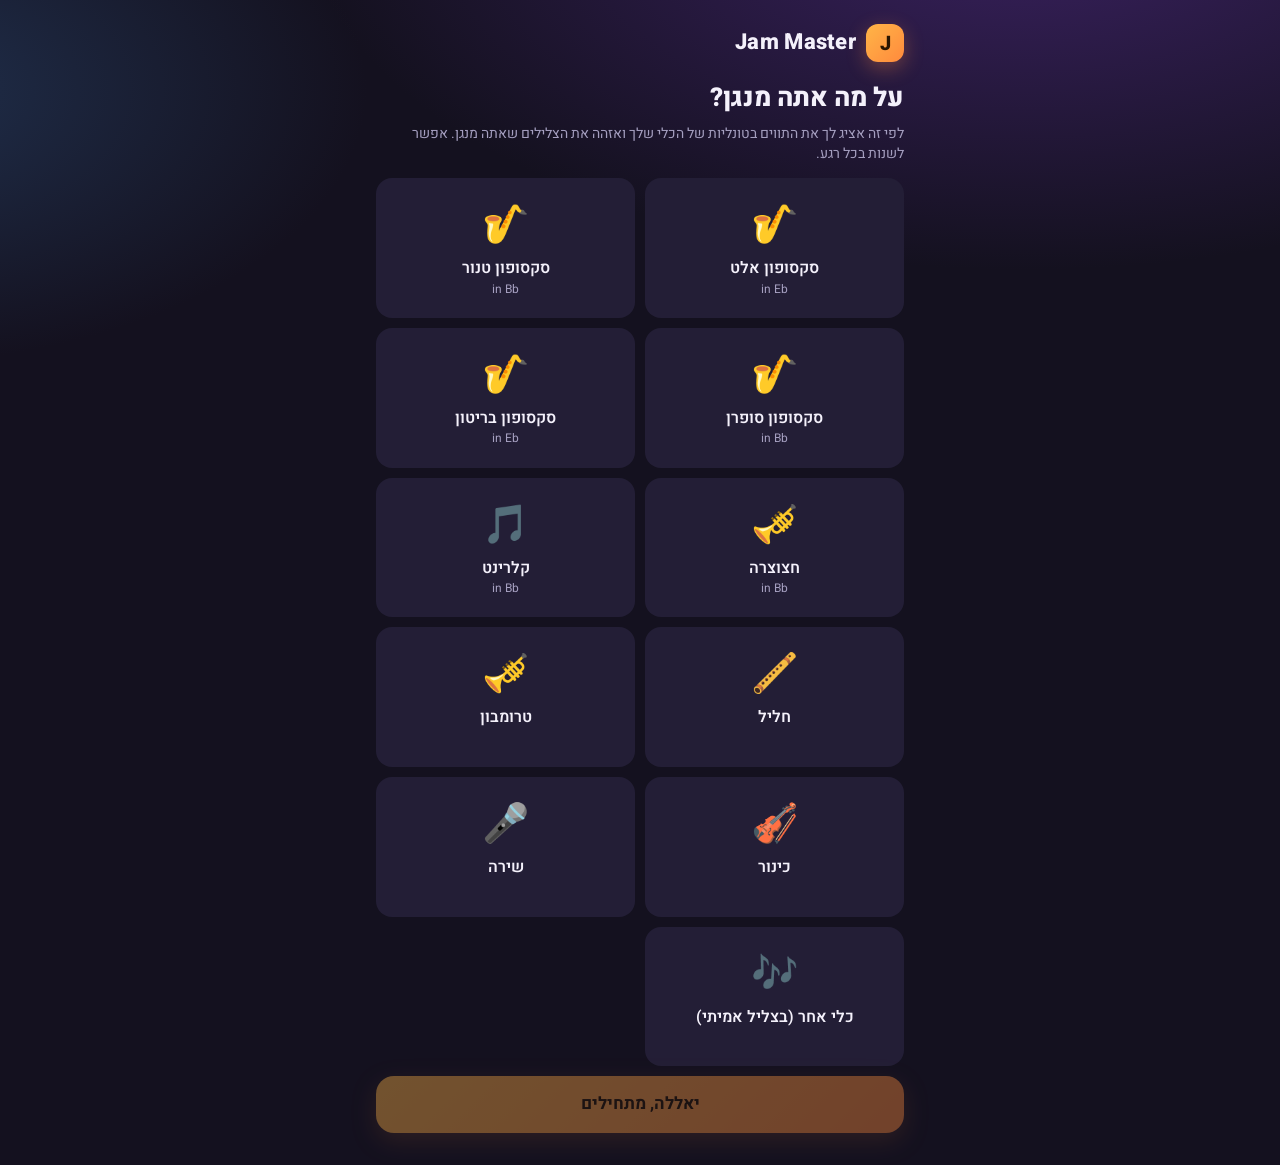
<file: index.html>
<!doctype html>
<html lang="he" dir="rtl">
<head>
<meta charset="utf-8">
<meta name="viewport" content="width=device-width,initial-scale=1,viewport-fit=cover">
<meta name="theme-color" content="#14111f">
<meta name="apple-mobile-web-app-capable" content="yes">
<meta name="apple-mobile-web-app-status-bar-style" content="black-translucent">
<title>Jam Master</title>
<link rel="manifest" href="manifest.webmanifest">
<link rel="icon" href="icon.svg" type="image/svg+xml">
<link rel="apple-touch-icon" href="icon-192.png">
<link rel="preconnect" href="https://fonts.googleapis.com">
<link href="https://fonts.googleapis.com/css2?family=Heebo:wght@400;500;700;800&display=swap" rel="stylesheet">
<link rel="stylesheet" href="style.css">
</head>
<body>
<div id="app"></div>
<div id="toast" class="toast" role="status" aria-live="polite"></div>
<script src="music.js"></script>
<script src="analysis.js"></script>
<script src="omr.js"></script>
<script src="notation.js"></script>
<script src="band.js"></script>
<script src="cloud.js"></script>
<script src="app.js"></script>
</body>
</html>
</file>
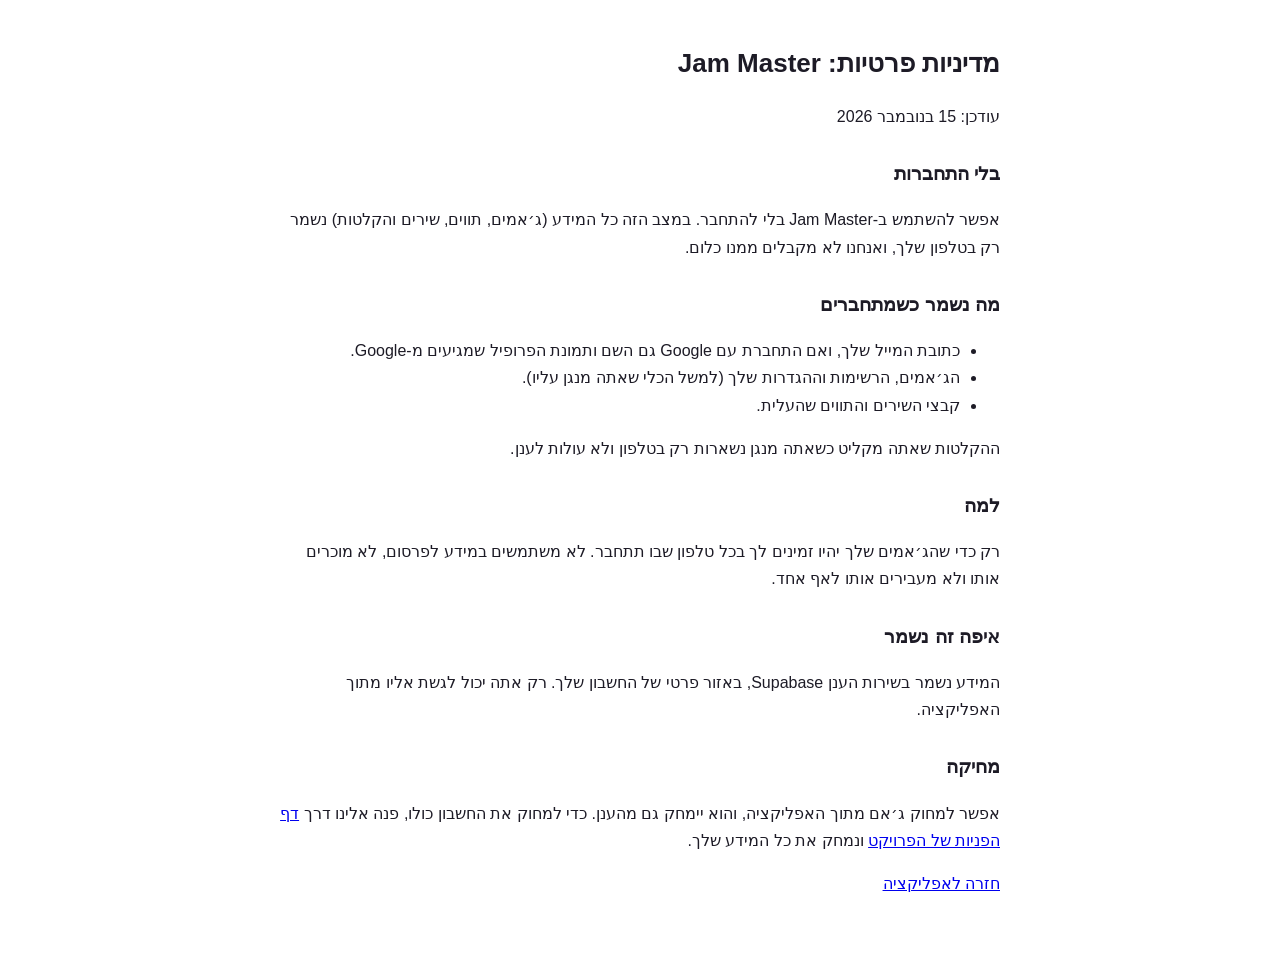
<file: privacy.html>
<!doctype html>
<html lang="he" dir="rtl">
<head>
<meta charset="utf-8">
<meta name="viewport" content="width=device-width,initial-scale=1">
<title>Jam Master: מדיניות פרטיות</title>
<style>
  :root { color-scheme: light dark; }
  body { font-family: Heebo, Arial, sans-serif; max-width: 720px; margin: 0 auto; padding: 24px 16px 48px; line-height: 1.7; background: #fff; color: #1d1b26; }
  @media (prefers-color-scheme: dark) { body { background: #14111f; color: #ece9f5; } a { color: #ffb24d; } }
  h1 { font-size: 26px; } h2 { font-size: 19px; margin-top: 28px; }
</style>
</head>
<body>
<h1>מדיניות פרטיות: Jam Master</h1>
<p>עודכן: 15 בנובמבר 2026</p>

<h2>בלי התחברות</h2>
<p>אפשר להשתמש ב-Jam Master בלי להתחבר. במצב הזה כל המידע (ג׳אמים, תווים, שירים והקלטות) נשמר רק בטלפון שלך, ואנחנו לא מקבלים ממנו כלום.</p>

<h2>מה נשמר כשמתחברים</h2>
<ul>
  <li>כתובת המייל שלך, ואם התחברת עם Google גם השם ותמונת הפרופיל שמגיעים מ-Google.</li>
  <li>הג׳אמים, הרשימות וההגדרות שלך (למשל הכלי שאתה מנגן עליו).</li>
  <li>קבצי השירים והתווים שהעלית.</li>
</ul>
<p>ההקלטות שאתה מקליט כשאתה מנגן נשארות רק בטלפון ולא עולות לענן.</p>

<h2>למה</h2>
<p>רק כדי שהג׳אמים שלך יהיו זמינים לך בכל טלפון שבו תתחבר. לא משתמשים במידע לפרסום, לא מוכרים אותו ולא מעבירים אותו לאף אחד.</p>

<h2>איפה זה נשמר</h2>
<p>המידע נשמר בשירות הענן Supabase, באזור פרטי של החשבון שלך. רק אתה יכול לגשת אליו מתוך האפליקציה.</p>

<h2>מחיקה</h2>
<p>אפשר למחוק ג׳אם מתוך האפליקציה, והוא יימחק גם מהענן. כדי למחוק את החשבון כולו, פנה אלינו דרך <a href="https://github.com/barakgeller-maker/-Jam-Master-/issues">דף הפניות של הפרויקט</a> ונמחק את כל המידע שלך.</p>

<p><a href="./">חזרה לאפליקציה</a></p>
</body>
</html>
</file>
<file: style.css>
:root{
  --bg:#14111f; --bg2:#1b1729; --card:#231e36; --card2:#2c2644; --line:#3a3354;
  --text:#f4f1fb; --muted:#a59fc0; --dim:#6f6890;
  --accent:#ffb547; --accent2:#ff8a3d; --good:#3dd6a3; --bad:#ff6b7a; --warn:#ffd166; --info:#7aa7ff;
  --rec:#ff4d6d;
  --r:20px;
  --safe-b:env(safe-area-inset-bottom,0px);
}
*{box-sizing:border-box;-webkit-tap-highlight-color:transparent}
html,body{margin:0;background:var(--bg);color:var(--text);font-family:Heebo,system-ui,-apple-system,"Segoe UI",Arial,sans-serif;font-size:16px;line-height:1.45}
body{min-height:100vh;min-height:100dvh;background:radial-gradient(1200px 600px at 80% -10%,#3a2160 0%,transparent 60%),radial-gradient(900px 500px at -10% 10%,#20304d 0%,transparent 55%),var(--bg);background-attachment:fixed}
button{font:inherit;color:inherit;border:0;background:none;cursor:pointer}
input,select{font:inherit;color:var(--text)}
.wrap{max-width:560px;margin:0 auto;padding:16px 16px calc(32px + var(--safe-b))}
.top{display:flex;align-items:center;gap:12px;padding:8px 0 18px}
.top h1{font-size:22px;margin:0;font-weight:800;flex:1;min-width:0;overflow:hidden;text-overflow:ellipsis;white-space:nowrap}
.brand{display:flex;align-items:center;gap:10px;flex:1}
.brand .logo{width:38px;height:38px;border-radius:12px;background:linear-gradient(135deg,var(--accent),var(--accent2));display:grid;place-items:center;color:#2a1600;font-weight:800;font-size:20px;box-shadow:0 6px 20px #ff8a3d55}
.brand b{font-size:22px;font-weight:800;letter-spacing:.3px}
.iconbtn{width:42px;height:42px;border-radius:14px;background:var(--card);display:grid;place-items:center;font-size:20px;flex:none}
.iconbtn:active{transform:scale(.95)}
.sub{color:var(--muted);font-size:14px}
.card{background:var(--card);border-radius:var(--r);padding:16px;margin-bottom:12px;border:1px solid #ffffff08}
.jam{display:flex;align-items:center;gap:14px;cursor:pointer;transition:transform .12s}
.jam:active{transform:scale(.98)}
.jam .art{width:56px;height:56px;border-radius:16px;flex:none;display:grid;place-items:center;font-size:26px;background:linear-gradient(135deg,#5b3cc4,#c2418f)}
.jam .t{font-weight:700;font-size:17px}
.jam .meta{color:var(--muted);font-size:13px}
.pill{display:inline-block;padding:2px 9px;border-radius:99px;font-size:12px;background:var(--card2);color:var(--muted);margin-inline-start:6px;vertical-align:middle}
.pill.good{background:#3dd6a322;color:var(--good)}.pill.warn{background:#ffd16622;color:var(--warn)}
.newjam{width:100%;padding:18px;border-radius:var(--r);border:2px dashed var(--line);color:var(--accent);font-weight:700;font-size:17px;margin-top:6px}
.newjam:active{background:#ffffff08}
.btn{display:flex;align-items:center;justify-content:center;gap:10px;width:100%;padding:16px;border-radius:18px;font-weight:700;font-size:17px;background:var(--card2);margin-top:10px;transition:transform .1s,opacity .2s}
.btn:active{transform:scale(.98)}
.btn.primary{background:linear-gradient(135deg,var(--accent),var(--accent2));color:#2a1600;box-shadow:0 8px 24px #ff8a3d44}
.btn.rec{background:linear-gradient(135deg,#ff4d6d,#d6336c);color:#fff;box-shadow:0 8px 24px #ff4d6d44}
.btn.ghost{background:transparent;border:1px solid var(--line);color:var(--muted)}
.btn[disabled]{opacity:.4;pointer-events:none}
.row{display:flex;gap:10px}.row>*{flex:1}
.hint{font-size:13px;color:var(--muted);margin-top:8px}
.warnbox{background:#ffd16614;border:1px solid #ffd16640;color:#ffe3a1;padding:12px 14px;border-radius:14px;font-size:14px;margin-bottom:12px}
.errbox{background:#ff6b7a18;border:1px solid #ff6b7a50;color:#ffc2c9;padding:12px 14px;border-radius:14px;font-size:14px;margin-bottom:12px}

/* player */
.stage{text-align:center;padding:22px 16px 18px}
.stage .sec{font-size:14px;color:var(--accent);font-weight:700;letter-spacing:.5px;min-height:20px}
.stage .bar{font-size:56px;font-weight:800;line-height:1.05;font-variant-numeric:tabular-nums}
.stage .barlbl{color:var(--muted);font-size:13px}
.beats{display:flex;justify-content:center;gap:10px;margin:14px 0 6px;direction:ltr}
.beats i{width:14px;height:14px;border-radius:50%;background:var(--card2);transition:background .05s,transform .05s}
.beats i.on{background:var(--accent);transform:scale(1.25)}
.beats i.on.one{background:#fff}
.cue{min-height:64px;display:flex;flex-direction:column;align-items:center;justify-content:center}
.cue .big{font-size:26px;font-weight:800}
.cue .small{font-size:14px;color:var(--muted)}
.cue.play .big{color:var(--good)}
.cue.wait .big{color:var(--warn)}
.tuner{display:flex;align-items:center;justify-content:center;gap:16px;margin-top:6px;direction:ltr}
.tuner .n{min-width:84px;padding:8px 10px;border-radius:14px;background:var(--card2);font-weight:800;font-size:20px}
.tuner .n small{display:block;font-size:11px;color:var(--muted);font-weight:500}
.tuner .n.ok{background:#3dd6a326;color:var(--good)}
.tuner .n.bad{background:#ff6b7a26;color:var(--bad)}
.timeline{position:relative;height:46px;margin:14px 0 4px;border-radius:12px;background:var(--bg2);overflow:hidden;touch-action:none;direction:ltr}
.timeline .seg{position:absolute;top:0;bottom:0;border-left:1px solid #ffffff14}
.timeline .seg span{position:absolute;top:3px;left:4px;font-size:9px;color:var(--dim);white-space:nowrap;max-width:44px;overflow:hidden;text-overflow:ellipsis}
.timeline .nt{position:absolute;bottom:6px;height:12px;background:#ffb54788;border-radius:2px}
.timeline .iss{position:absolute;bottom:22px;width:6px;height:6px;margin-left:-3px;border-radius:50%;background:var(--bad)}
.timeline .head{position:absolute;top:0;bottom:0;width:2px;background:#fff;box-shadow:0 0 8px #fff}
.timeline .rng{position:absolute;top:0;bottom:0;background:#ff4d6d22}
.times{display:flex;justify-content:space-between;font-size:12px;color:var(--dim);direction:ltr;font-variant-numeric:tabular-nums}
.chips{display:flex;gap:8px;overflow-x:auto;padding:4px 0 8px;scrollbar-width:none}
.chips::-webkit-scrollbar{display:none}
.chip{flex:none;padding:8px 14px;border-radius:99px;background:var(--card2);font-size:14px;font-weight:500;color:var(--muted);white-space:nowrap}
.chip.on{background:var(--accent);color:#2a1600;font-weight:700}
.bigctl{display:flex;justify-content:center;align-items:center;gap:22px;margin:18px 0 6px}
.round{width:84px;height:84px;border-radius:50%;display:grid;place-items:center;font-size:32px;background:var(--card2)}
.round.play{background:linear-gradient(135deg,var(--accent),var(--accent2));color:#2a1600;box-shadow:0 10px 30px #ff8a3d55}
.round.rec{background:linear-gradient(135deg,#ff4d6d,#d6336c);color:#fff;box-shadow:0 10px 30px #ff4d6d55}
.round.small{width:56px;height:56px;font-size:22px}
.round:active{transform:scale(.95)}
.round .lbl{font-size:11px}
.recdot{display:inline-block;width:10px;height:10px;border-radius:50%;background:var(--rec);animation:pulse 1s infinite;vertical-align:middle;margin-inline-end:6px}
@keyframes pulse{50%{opacity:.25}}
.toggle{display:flex;align-items:center;justify-content:space-between;gap:12px;padding:12px 0;border-top:1px solid var(--line)}
.toggle:first-child{border-top:0}
.toggle .tl{font-weight:600}.toggle .td{font-size:13px;color:var(--muted)}
.sw{position:relative;width:52px;height:30px;border-radius:99px;background:var(--line);flex:none;transition:background .2s}
.sw::after{content:"";position:absolute;top:3px;right:3px;width:24px;height:24px;border-radius:50%;background:#fff;transition:right .2s}
.sw.on{background:var(--good)}.sw.on::after{right:25px}
.countin{position:fixed;inset:0;background:#14111fcc;backdrop-filter:blur(6px);display:grid;place-items:center;z-index:30;font-size:120px;font-weight:800;color:var(--accent)}

/* stop-on-mistake modal / sheets */
.sheet{position:fixed;inset:0;background:#0009;display:flex;align-items:flex-end;justify-content:center;z-index:40;animation:fade .15s}
.sheet>div{background:var(--bg2);width:100%;max-width:560px;border-radius:26px 26px 0 0;padding:22px 18px calc(22px + var(--safe-b));animation:up .2s}
@keyframes up{from{transform:translateY(40px)}}@keyframes fade{from{opacity:0}}
.sheet h3{margin:0 0 6px;font-size:21px}

/* report */
.scorering{width:150px;height:150px;margin:6px auto 10px;position:relative}
.scorering svg{transform:rotate(-90deg)}
.scorering .v{position:absolute;inset:0;display:grid;place-items:center;font-size:40px;font-weight:800}
.scorering .v small{display:block;font-size:13px;color:var(--muted);font-weight:500;margin-top:-6px}
.stats{display:flex;gap:8px;margin:6px 0 4px}
.stat{flex:1;background:var(--card2);border-radius:14px;padding:10px 6px;text-align:center}
.stat b{display:block;font-size:22px}
.stat span{font-size:12px;color:var(--muted)}
.tip{display:flex;gap:12px;align-items:flex-start;padding:10px 0;border-top:1px solid var(--line)}
.tip:first-of-type{border-top:0}
.tip .e{font-size:22px;line-height:1.2}
.issue{display:flex;gap:12px;align-items:center;padding:12px 0;border-top:1px solid var(--line);cursor:pointer}
.issue:first-of-type{border-top:0}
.issue .m{flex:none;width:48px;height:48px;border-radius:14px;background:var(--card2);display:grid;place-items:center;font-weight:800;line-height:1}
.issue .m small{display:block;font-size:10px;color:var(--muted);font-weight:500}
.issue .tx{flex:1;font-size:14px}
.issue .tx b{font-size:15px}
.issue .go{color:var(--accent);font-size:20px}
.dot{display:inline-block;width:8px;height:8px;border-radius:50%;margin-inline-end:6px}
.slider{display:flex;align-items:center;gap:12px;margin:10px 0}
.slider label{width:70px;font-size:14px;color:var(--muted)}
input[type=range]{flex:1;accent-color:var(--accent);height:30px}
.h2{font-size:18px;font-weight:800;margin:20px 0 10px}

/* wizard */
.steps{display:flex;gap:6px;margin:4px 0 18px}
.steps i{flex:1;height:5px;border-radius:9px;background:var(--card2)}
.steps i.on{background:var(--accent)}
.wz h2{font-size:26px;margin:0 0 6px;font-weight:800}
.field{width:100%;padding:16px;border-radius:16px;border:1px solid var(--line);background:var(--card);font-size:18px;outline:none}
.field:focus{border-color:var(--accent)}
.choices{display:grid;grid-template-columns:1fr 1fr;gap:10px;margin-top:14px}
.choice{padding:14px 10px;border-radius:16px;background:var(--card);border:2px solid transparent;text-align:center;font-weight:600}
.choice .e{font-size:28px;display:block}
.choice small{display:block;color:var(--muted);font-weight:400;font-size:12px}
.choice.on{border-color:var(--accent);background:#ffb54714}
.drop{display:flex;flex-direction:column;align-items:center;gap:6px;padding:22px;border-radius:18px;background:var(--card);border:2px dashed var(--line);text-align:center;cursor:pointer;margin-top:10px}
.drop .e{font-size:34px}
.drop.done{border-style:solid;border-color:var(--good)}
.thumbs{display:flex;gap:8px;flex-wrap:wrap;margin-top:10px}
.thumbs img{width:70px;height:90px;object-fit:cover;border-radius:8px;border:1px solid var(--line)}
.tapzone{height:200px;text-align:center;padding:16px;border-radius:24px;background:var(--card);display:grid;place-items:center;font-size:22px;font-weight:800;user-select:none;-webkit-user-select:none;touch-action:manipulation;margin-top:12px;border:2px solid var(--line);transition:background .06s}
.tapzone.hit{background:#ffb54733;border-color:var(--accent)}
.toast{position:fixed;left:50%;bottom:calc(24px + var(--safe-b));transform:translateX(-50%) translateY(120px);background:#fff;color:#14111f;padding:12px 18px;border-radius:14px;font-weight:600;font-size:15px;z-index:60;transition:transform .25s,opacity .25s;opacity:0;pointer-events:none;max-width:90vw;text-align:center}
.toast.show{transform:translateX(-50%) translateY(0);opacity:1}
.empty{text-align:center;color:var(--muted);padding:30px 10px}
.spinner{width:34px;height:34px;border-radius:50%;border:4px solid var(--card2);border-top-color:var(--accent);animation:spin 1s linear infinite;margin:20px auto}
@keyframes spin{to{transform:rotate(360deg)}}
.takes .tk{display:flex;align-items:center;gap:12px;padding:10px 0;border-top:1px solid var(--line);cursor:pointer}
.takes .tk:first-child{border-top:0}
.takes .sc{width:44px;height:44px;border-radius:50%;display:grid;place-items:center;font-weight:800;font-size:14px;background:var(--card2)}
.ltr{direction:ltr;unicode-bidi:isolate}
/* scrolling staff */
.stage.has-score{padding:14px 0 12px}
.stagetop{display:flex;justify-content:space-between;align-items:baseline;padding:0 16px 4px}
.stagetop .sec{min-height:0}
.barmini{color:var(--muted);font-size:13px}
.stage.has-score .bar{font-size:22px;font-weight:800;color:var(--text);font-variant-numeric:tabular-nums}
.stage.has-score .beats{margin:6px 0 2px}
.stage.has-score .cue{min-height:34px}
.stage.has-score .cue .big{font-size:22px}
.stage.has-score .cue.play .small{color:var(--good);font-weight:700}
.stage.has-score .tuner{padding:0 16px}
.score{direction:ltr;margin:0 0 2px}
.score-view{position:relative;overflow:hidden;height:150px;direction:ltr;-webkit-mask-image:linear-gradient(90deg,transparent 0,#000 6%,#000 94%,transparent 100%);mask-image:linear-gradient(90deg,transparent 0,#000 6%,#000 94%,transparent 100%)}
.score-strip{position:absolute;left:0;top:0;will-change:transform}
.score-strip svg{display:block}
.score-head{position:absolute;width:2px;margin-left:-1px;border-radius:2px;background:var(--accent);box-shadow:0 0 10px var(--accent);opacity:.85}
.score-strip .vf-now,.score-strip .vf-now *{fill:var(--accent);stroke:var(--accent)}
.score-strip .vf-ok,.score-strip .vf-ok *{fill:var(--good);stroke:var(--good)}
.score-strip .vf-bad,.score-strip .vf-bad *{fill:var(--bad);stroke:var(--bad)}
/* my jams */
.mychip{padding:8px 12px;border-radius:99px;background:var(--card);color:var(--text);font-weight:600;font-size:14px;white-space:nowrap;max-width:45%;overflow:hidden;text-overflow:ellipsis}
.newjam.big{border:0;background:linear-gradient(135deg,var(--accent),var(--accent2));color:#2a1600;font-size:19px;font-weight:800;padding:20px;box-shadow:0 10px 28px #ff8a3d44;display:flex;align-items:center;justify-content:center;gap:10px}
.newjam.big span{font-size:26px;line-height:1}
.newjam.big:active{transform:scale(.98);background:linear-gradient(135deg,var(--accent),var(--accent2))}
.swipe{position:relative;margin-bottom:12px}
.swipe .jam{position:relative;z-index:1;margin:0;user-select:none;-webkit-user-select:none}
.swipe .acts{position:absolute;inset:0;display:flex;gap:8px;align-items:stretch;opacity:0;padding:0}
.swipe .acts.l{justify-content:flex-start;direction:ltr}
.swipe .acts.r{justify-content:flex-end;direction:ltr}
.swipe .acts button{width:67px;border-radius:var(--r);background:var(--card2);color:var(--text);font-size:20px;display:flex;flex-direction:column;align-items:center;justify-content:center;gap:2px}
.swipe .acts button span{font-size:12px;color:var(--muted)}
.swipe .acts button.del{background:#ff6b7a33}
.jam .last{flex:none;text-align:center;font-weight:800;font-size:20px;min-width:54px;font-variant-numeric:tabular-nums}
.jam .last small{display:block;font-size:11px;font-weight:500;color:var(--muted)}
.jam .last.none{font-size:12px;font-weight:600;color:var(--accent);background:#ffb54718;border-radius:99px;padding:4px 8px;min-width:0}
.choices.big .choice{padding:18px 10px}
.choices.big .choice .e{font-size:38px;margin-bottom:4px}
.brand{min-width:0}.brand b{white-space:nowrap}
.choices.compact{grid-template-columns:1fr 1fr 1fr;gap:8px}
.choices.compact .choice{padding:10px 4px;font-size:13px}
.choices.compact .choice .e{font-size:22px}
.choices.compact .choice small{display:none}
.instpick{display:flex;align-items:center;gap:12px;margin-top:14px;border-color:var(--accent)}
.instpick .e{font-size:32px}
/* jam lists */
.listtitle{display:flex;align-items:center;gap:8px;margin:22px 0 12px;font-size:22px;font-weight:800;color:var(--text);max-width:100%;-webkit-user-select:none;user-select:none;-webkit-touch-callout:none}
.listtitle span{color:var(--accent);font-size:16px}
.listrow{display:flex;align-items:center;gap:10px;width:100%;padding:14px 16px;border-radius:16px;background:var(--card2);margin-top:8px;text-align:start;color:var(--text);font-size:16px;font-weight:600;border:2px solid transparent;-webkit-user-select:none;user-select:none;-webkit-touch-callout:none}
.listrow.on{border-color:var(--accent)}
.listrow .nm{flex:1;min-width:0;overflow:hidden;text-overflow:ellipsis;white-space:nowrap}
.listrow .cnt{color:var(--muted);font-size:13px;font-weight:400}
.listrow .ck{color:var(--accent)}
.listrow .box{width:24px;height:24px;border-radius:7px;border:2px solid var(--dim);display:grid;place-items:center;color:#2a1600;font-weight:800;font-size:14px;flex:none}
.listrow.on .box{background:var(--accent);border-color:var(--accent)}
/* virtual band */
.or{text-align:center;color:var(--dim);font-size:13px;margin:10px 0 0}
.drop.gen{border-style:solid;border-color:#7b5cff55;background:linear-gradient(135deg,#5b3cc422,#c2418f18)}
.drop.gen.done{border-color:var(--good)}
.drop.off{opacity:.55}
.choices.styles .choice{padding:14px 8px}
.choices.styles .choice small{margin-top:3px;line-height:1.3}
.keycard .keys{display:grid;grid-template-columns:repeat(6,1fr);gap:6px;margin-top:12px;direction:ltr}
.kchip{position:relative;padding:10px 0;border-radius:12px;background:var(--card2);color:var(--text);font-weight:700;font-size:14px;border:2px solid transparent}
.kchip.on{border-color:var(--accent);background:#ffb54722;color:var(--accent)}
.kchip i{position:absolute;top:4px;right:5px;width:6px;height:6px;border-radius:50%;background:var(--good)}
.bandcard{margin-top:12px}
.bandhead{display:flex;align-items:center;gap:12px;margin-bottom:6px}
.bandhead .e{font-size:30px}
.tracks{display:flex;flex-wrap:wrap;gap:8px;margin-top:12px}
.trk{display:flex;align-items:center;gap:6px;padding:9px 13px;border-radius:99px;background:var(--card2);color:var(--dim);font-weight:600;font-size:14px;text-decoration:line-through}
.trk.on{background:#3dd6a322;color:var(--text);text-decoration:none}
.trk span{font-size:17px}
.stylechips{display:flex;flex-wrap:wrap;gap:8px;margin-top:6px}
.trk.sel{background:#ffb54722;color:var(--accent);box-shadow:inset 0 0 0 2px var(--accent)}
.bandcard .keys{display:grid;grid-template-columns:repeat(6,1fr);gap:6px;margin-top:6px;direction:ltr}
.stylechips .trk{text-decoration:none;color:var(--text)}
.btn.gbtn{background:#fff;color:#1f1f1f;display:flex;align-items:center;justify-content:center;gap:10px;font-weight:700}
</file>
